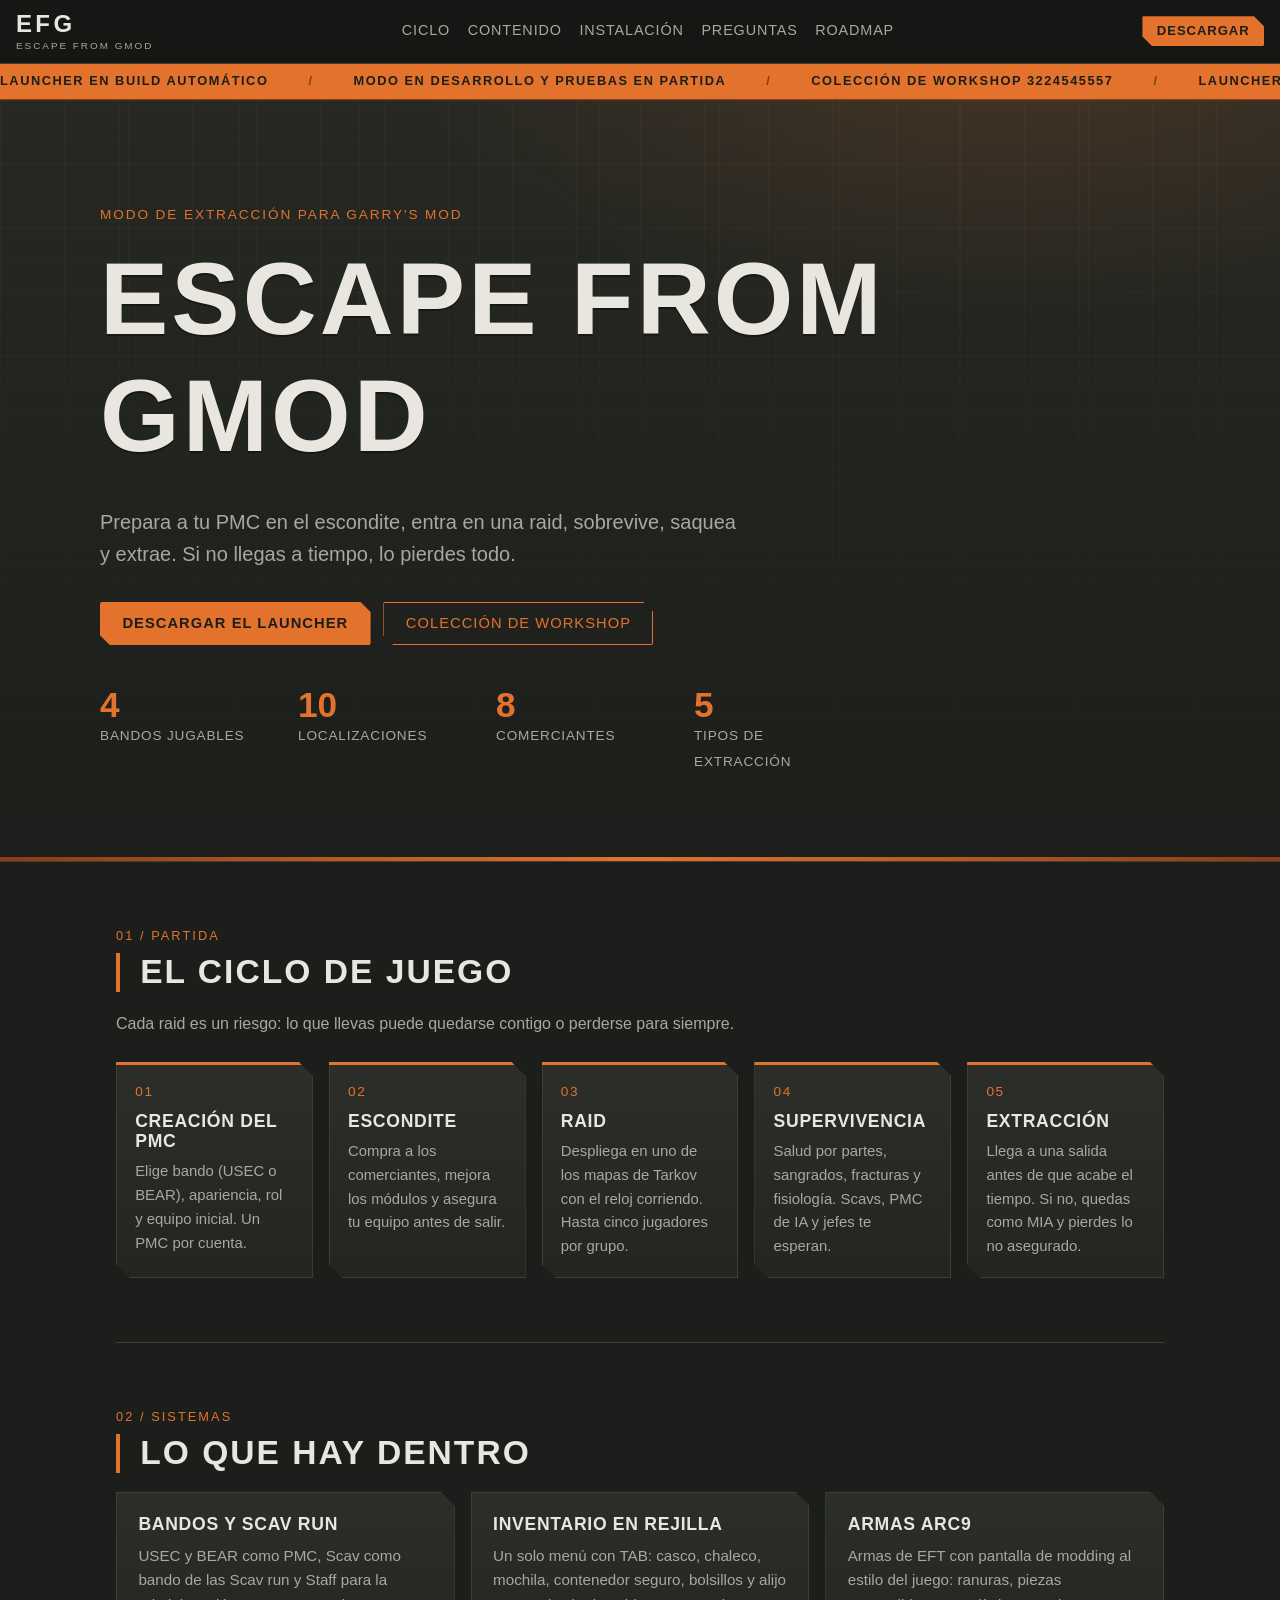
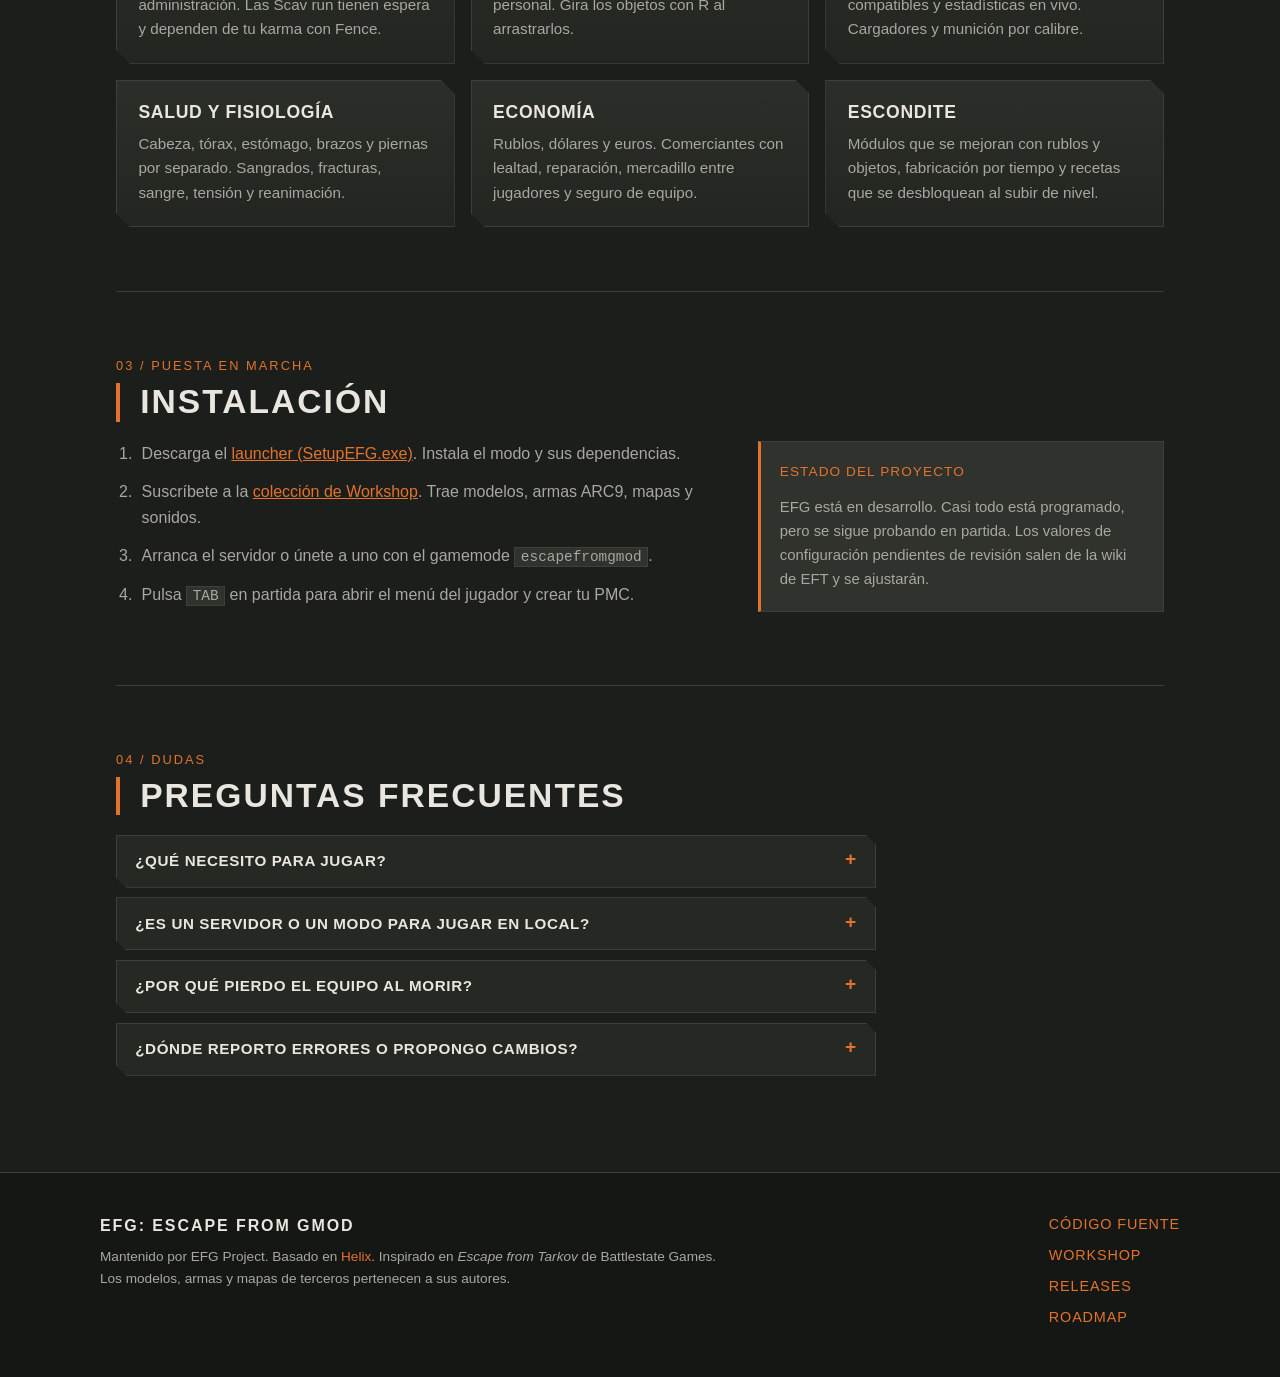
<file: index.html>
<!doctype html>
<html lang="es">
<head>
	<meta charset="utf-8">
	<meta name="viewport" content="width=device-width, initial-scale=1">
	<title>EFG: Escape from Gmod, modo de extracción para Garry's Mod</title>
	<meta name="description" content="EFG es un modo de extracción al estilo Escape from Tarkov para Garry's Mod, construido sobre Helix. Prepara tu PMC, entra en raid, saquea y extrae.">
	<meta name="theme-color" content="#1c1e1b">
	<meta name="robots" content="index, follow">
	<link rel="canonical" href="https://escapefromgmod.dpdns.org/">
	<link rel="icon" href="assets/favicon.svg" type="image/svg+xml">

	<meta property="og:type" content="website">
	<meta property="og:site_name" content="EFG: Escape from Gmod">
	<meta property="og:title" content="EFG: Escape from Gmod">
	<meta property="og:description" content="Modo de extracción al estilo Escape from Tarkov para Garry's Mod. Prepara tu PMC, sobrevive, saquea y extrae.">
	<meta property="og:url" content="https://escapefromgmod.dpdns.org/">
	<meta property="og:locale" content="es_ES">
	<meta name="twitter:card" content="summary">
	<meta name="twitter:title" content="EFG: Escape from Gmod">
	<meta name="twitter:description" content="Modo de extracción al estilo Escape from Tarkov para Garry's Mod.">

	<link rel="stylesheet" href="styles.css">
</head>
<body>
	<a class="skip" href="#contenido">Saltar al contenido</a>

	<header class="topbar">
		<a class="brand" href="#inicio" aria-label="EFG, inicio">EFG<span>Escape from Gmod</span></a>
		<nav class="menu" aria-label="Principal">
			<a href="#ciclo">Ciclo</a>
			<a href="#contenido-modo">Contenido</a>
			<a href="#instalacion">Instalación</a>
			<a href="#preguntas">Preguntas</a>
			<a href="roadmap.html">Roadmap</a>
		</nav>
		<a class="btn small" href="https://github.com/IosifStalin6773/EFG/releases/download/launcher-latest/SetupEFG.exe">Descargar</a>
	</header>

	<div class="ticker" role="status">
		<div class="ticker-track">
			<span>Launcher en build automático</span><span>Modo en desarrollo y pruebas en partida</span><span>Colección de Workshop 3224545557</span><span>Launcher en build automático</span><span>Modo en desarrollo y pruebas en partida</span><span>Colección de Workshop 3224545557</span>
		</div>
	</div>

	<section class="hero" id="inicio">
		<div class="hero-inner">
			<p class="kicker">Modo de extracción para Garry's Mod</p>
			<h1>Escape from Gmod</h1>
			<p class="lead">Prepara a tu PMC en el escondite, entra en una raid, sobrevive, saquea y extrae. Si no llegas a tiempo, lo pierdes todo.</p>
			<div class="actions">
				<a class="btn primary" href="https://github.com/IosifStalin6773/EFG/releases/download/launcher-latest/SetupEFG.exe">Descargar el launcher</a>
				<a class="btn" href="https://steamcommunity.com/sharedfiles/filedetails/?id=3224545557">Colección de Workshop</a>
			</div>
			<ul class="stats" aria-label="Datos del modo">
				<li><strong>4</strong><span>bandos jugables</span></li>
				<li><strong>10</strong><span>localizaciones</span></li>
				<li><strong>8</strong><span>comerciantes</span></li>
				<li><strong>5</strong><span>tipos de extracción</span></li>
			</ul>
		</div>
	</section>

	<main id="contenido">
		<section class="section" id="ciclo">
			<p class="eyebrow">01 / Partida</p>
			<h2>El ciclo de juego</h2>
			<p class="intro">Cada raid es un riesgo: lo que llevas puede quedarse contigo o perderse para siempre.</p>
			<ol class="cycle">
				<li>
					<span class="step">01</span>
					<h3>Creación del PMC</h3>
					<p>Elige bando (USEC o BEAR), apariencia, rol y equipo inicial. Un PMC por cuenta.</p>
				</li>
				<li>
					<span class="step">02</span>
					<h3>Escondite</h3>
					<p>Compra a los comerciantes, mejora los módulos y asegura tu equipo antes de salir.</p>
				</li>
				<li>
					<span class="step">03</span>
					<h3>Raid</h3>
					<p>Despliega en uno de los mapas de Tarkov con el reloj corriendo. Hasta cinco jugadores por grupo.</p>
				</li>
				<li>
					<span class="step">04</span>
					<h3>Supervivencia</h3>
					<p>Salud por partes, sangrados, fracturas y fisiología. Scavs, PMC de IA y jefes te esperan.</p>
				</li>
				<li>
					<span class="step">05</span>
					<h3>Extracción</h3>
					<p>Llega a una salida antes de que acabe el tiempo. Si no, quedas como MIA y pierdes lo no asegurado.</p>
				</li>
			</ol>
		</section>

		<section class="section" id="contenido-modo">
			<p class="eyebrow">02 / Sistemas</p>
			<h2>Lo que hay dentro</h2>
			<div class="grid">
				<article class="feature">
					<h3>Bandos y Scav run</h3>
					<p>USEC y BEAR como PMC, Scav como bando de las Scav run y Staff para la administración. Las Scav run tienen espera y dependen de tu karma con Fence.</p>
				</article>
				<article class="feature">
					<h3>Inventario en rejilla</h3>
					<p>Un solo menú con TAB: casco, chaleco, mochila, contenedor seguro, bolsillos y alijo personal. Gira los objetos con R al arrastrarlos.</p>
				</article>
				<article class="feature">
					<h3>Armas ARC9</h3>
					<p>Armas de EFT con pantalla de modding al estilo del juego: ranuras, piezas compatibles y estadísticas en vivo. Cargadores y munición por calibre.</p>
				</article>
				<article class="feature">
					<h3>Salud y fisiología</h3>
					<p>Cabeza, tórax, estómago, brazos y piernas por separado. Sangrados, fracturas, sangre, tensión y reanimación.</p>
				</article>
				<article class="feature">
					<h3>Economía</h3>
					<p>Rublos, dólares y euros. Comerciantes con lealtad, reparación, mercadillo entre jugadores y seguro de equipo.</p>
				</article>
				<article class="feature">
					<h3>Escondite</h3>
					<p>Módulos que se mejoran con rublos y objetos, fabricación por tiempo y recetas que se desbloquean al subir de nivel.</p>
				</article>
			</div>
		</section>

		<section class="section" id="instalacion">
			<p class="eyebrow">03 / Puesta en marcha</p>
			<h2>Instalación</h2>
			<div class="split">
				<ol class="steps">
					<li>Descarga el <a href="https://github.com/IosifStalin6773/EFG/releases/download/launcher-latest/SetupEFG.exe">launcher (SetupEFG.exe)</a>. Instala el modo y sus dependencias.</li>
					<li>Suscríbete a la <a href="https://steamcommunity.com/sharedfiles/filedetails/?id=3224545557">colección de Workshop</a>. Trae modelos, armas ARC9, mapas y sonidos.</li>
					<li>Arranca el servidor o únete a uno con el gamemode <code>escapefromgmod</code>.</li>
					<li>Pulsa <kbd>TAB</kbd> en partida para abrir el menú del jugador y crear tu PMC.</li>
				</ol>
				<aside class="note">
					<p class="note-title">Estado del proyecto</p>
					<p>EFG está en desarrollo. Casi todo está programado, pero se sigue probando en partida. Los valores de configuración pendientes de revisión salen de la wiki de EFT y se ajustarán.</p>
				</aside>
			</div>
		</section>

		<section class="section" id="preguntas">
			<p class="eyebrow">04 / Dudas</p>
			<h2>Preguntas frecuentes</h2>
			<div class="faq">
				<details>
					<summary>¿Qué necesito para jugar?</summary>
					<p>Garry's Mod con Helix en <code>garrysmod/gamemodes/helix</code>, el gamemode EFG y la colección de Workshop. Para la IA hace falta VJ Base, que todavía no está en la colección.</p>
				</details>
				<details>
					<summary>¿Es un servidor o un modo para jugar en local?</summary>
					<p>Funciona en un servidor dedicado o en un servidor de escucha. Los administradores tienen comandos para crear raids, zonas de IA, botín y comerciantes.</p>
				</details>
				<details>
					<summary>¿Por qué pierdo el equipo al morir?</summary>
					<p>Es el ciclo de EFT: lo que llevas se pierde salvo lo que aseguras y el contenedor seguro. Lo asegurado vuelve a tu alijo tras un tiempo.</p>
				</details>
				<details>
					<summary>¿Dónde reporto errores o propongo cambios?</summary>
					<p>En el <a href="https://github.com/IosifStalin6773/EFG/issues">repositorio del proyecto</a>. Las mejoras previstas están en la hoja de ruta del README.</p>
				</details>
			</div>
		</section>
	</main>

	<footer class="footer">
		<div class="footer-inner">
			<div>
				<p class="brand-foot">EFG: Escape from Gmod</p>
				<p class="muted">Mantenido por EFG Project. Basado en <a href="https://github.com/nebulouscloud/helix">Helix</a>. Inspirado en <em>Escape from Tarkov</em> de Battlestate Games. Los modelos, armas y mapas de terceros pertenecen a sus autores.</p>
			</div>
			<nav class="footer-links" aria-label="Enlaces">
				<a href="https://github.com/IosifStalin6773/EFG">Código fuente</a>
				<a href="https://steamcommunity.com/sharedfiles/filedetails/?id=3224545557">Workshop</a>
				<a href="https://github.com/IosifStalin6773/EFG/releases/tag/launcher-latest">Releases</a>
				<a href="roadmap.html">Roadmap</a>
			</nav>
		</div>
	</footer>
</body>
</html>
</file>
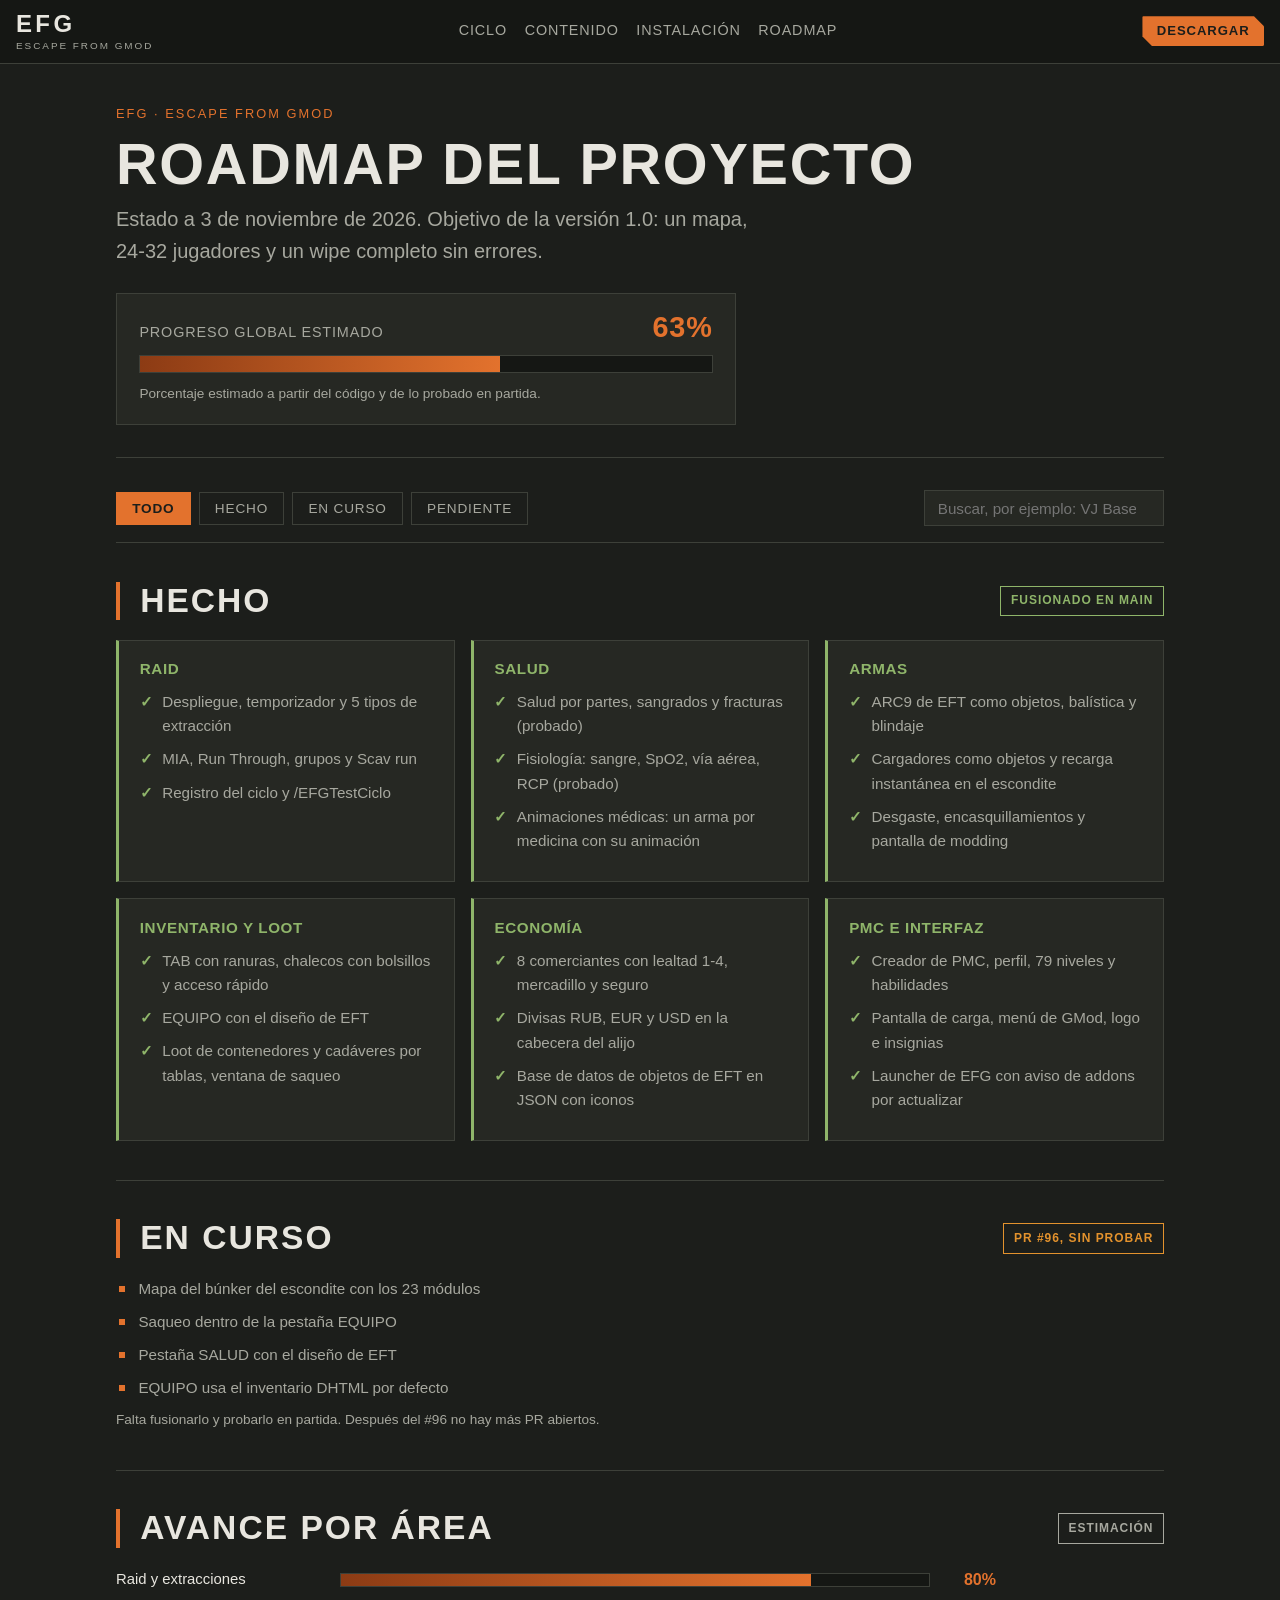
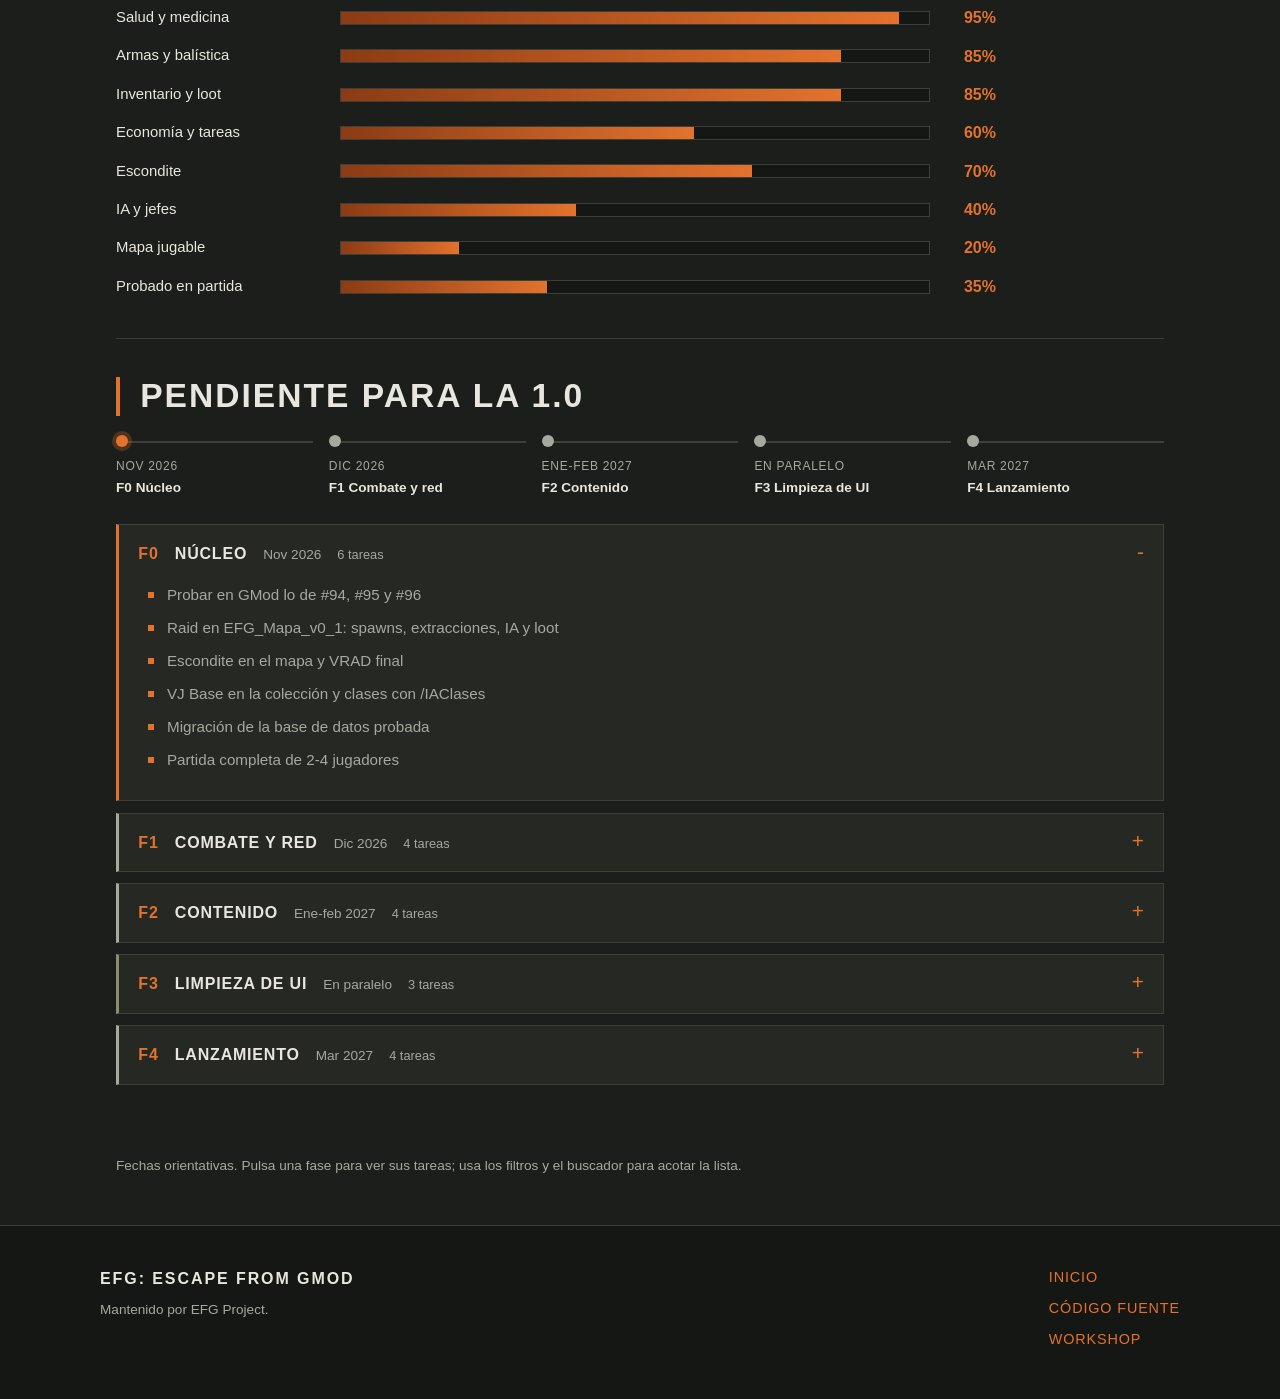
<file: roadmap.html>
<!doctype html>
<html lang="es">
<head>
	<meta charset="utf-8">
	<meta name="viewport" content="width=device-width, initial-scale=1">
	<title>Roadmap: EFG, Escape from Gmod</title>
	<meta name="description" content="Roadmap interactivo de EFG: lo hecho, lo que está en curso y lo que falta para la versión 1.0.">
	<meta name="theme-color" content="#1c1e1b">
	<link rel="canonical" href="https://escapefromgmod.dpdns.org/roadmap.html">
	<link rel="icon" href="assets/favicon.svg" type="image/svg+xml">
	<meta property="og:title" content="Roadmap de EFG">
	<meta property="og:description" content="Estado del proyecto y lo que falta para la versión 1.0.">
	<meta property="og:url" content="https://escapefromgmod.dpdns.org/roadmap.html">
	<meta property="og:type" content="website">
	<link rel="stylesheet" href="styles.css">
	<link rel="stylesheet" href="roadmap.css">
</head>
<body>
	<a class="skip" href="#contenido">Saltar al contenido</a>

	<header class="topbar">
		<a class="brand" href="index.html" aria-label="EFG, inicio">EFG<span>Escape from Gmod</span></a>
		<nav class="menu" aria-label="Principal">
			<a href="index.html#ciclo">Ciclo</a>
			<a href="index.html#contenido-modo">Contenido</a>
			<a href="index.html#instalacion">Instalación</a>
			<a href="roadmap.html" aria-current="page">Roadmap</a>
		</nav>
		<a class="btn small" href="https://github.com/IosifStalin6773/EFG/releases/download/launcher-latest/SetupEFG.exe">Descargar</a>
	</header>

	<main id="contenido" class="rm">
		<header class="rm-head">
			<p class="eyebrow">EFG · Escape from Gmod</p>
			<h1>Roadmap del proyecto</h1>
			<p class="lead">Estado a 3 de noviembre de 2026. Objetivo de la versión 1.0: un mapa, 24-32 jugadores y un wipe completo sin errores.</p>

			<div class="rm-overall" aria-label="Progreso global">
				<div class="rm-overall-top">
					<span>Progreso global estimado</span>
					<strong id="overall-pct">0%</strong>
				</div>
				<div class="bar bar-lg"><span id="overall-bar" style="width:0%"></span></div>
				<p class="muted small">Porcentaje estimado a partir del código y de lo probado en partida.</p>
			</div>
		</header>

		<section class="rm-controls" aria-label="Filtros">
			<div class="chips" role="group" aria-label="Filtrar por estado">
				<button class="chip is-on" data-filter="all" type="button">Todo</button>
				<button class="chip" data-filter="done" type="button">Hecho</button>
				<button class="chip" data-filter="wip" type="button">En curso</button>
				<button class="chip" data-filter="todo" type="button">Pendiente</button>
			</div>
			<label class="search">
				<span class="sr-only">Buscar en el roadmap</span>
				<input id="search" type="search" placeholder="Buscar, por ejemplo: VJ Base" autocomplete="off">
			</label>
		</section>

		<section class="rm-section" aria-labelledby="h-done">
			<div class="rm-section-head">
				<h2 id="h-done">Hecho</h2>
				<span class="tag tag-done">Fusionado en main</span>
			</div>
			<div class="areas" id="areas-done"></div>
		</section>

		<section class="rm-section" aria-labelledby="h-wip">
			<div class="rm-section-head">
				<h2 id="h-wip">En curso</h2>
				<span class="tag tag-wip">PR #96, sin probar</span>
			</div>
			<ul class="items" id="items-wip"></ul>
			<p class="muted small">Falta fusionarlo y probarlo en partida. Después del #96 no hay más PR abiertos.</p>
		</section>

		<section class="rm-section" aria-labelledby="h-areas">
			<div class="rm-section-head">
				<h2 id="h-areas">Avance por área</h2>
				<span class="tag tag-est">Estimación</span>
			</div>
			<div class="bars" id="bars"></div>
		</section>

		<section class="rm-section" aria-labelledby="h-plan">
			<div class="rm-section-head">
				<h2 id="h-plan">Pendiente para la 1.0</h2>
			</div>
			<ol class="timeline" id="timeline" aria-label="Fases"></ol>
			<div class="phases" id="phases"></div>
		</section>

		<p class="muted small rm-foot">Fechas orientativas. Pulsa una fase para ver sus tareas; usa los filtros y el buscador para acotar la lista.</p>
	</main>

	<footer class="footer">
		<div class="footer-inner">
			<div>
				<p class="brand-foot">EFG: Escape from Gmod</p>
				<p class="muted">Mantenido por EFG Project.</p>
			</div>
			<nav class="footer-links" aria-label="Enlaces">
				<a href="index.html">Inicio</a>
				<a href="https://github.com/IosifStalin6773/EFG">Código fuente</a>
				<a href="https://steamcommunity.com/sharedfiles/filedetails/?id=3224545557">Workshop</a>
			</nav>
		</div>
	</footer>

	<script src="roadmap.js"></script>
</body>
</html>
</file>
<file: styles.css>
:root {
	--efg-bg: #1c1e1b;
	--efg-bg-deep: #151714;
	--efg-panel: #262823;
	--efg-panel-2: #2f322d;
	--efg-line: #3d4039;
	--efg-text: #e8e6df;
	--efg-muted: #a7a89f;
	--efg-accent: #e3722d;
	--efg-accent-hi: #f0844a;
	--efg-accent-dark: #8c3b14;
	--efg-font: "Bender", "Segoe UI", Arial, Helvetica, sans-serif;
	--efg-radius: 2px;
}

* {
	box-sizing: border-box;
}

html {
	scroll-behavior: smooth;
	-webkit-text-size-adjust: 100%;
}

body {
	margin: 0;
	background: var(--efg-bg);
	color: var(--efg-text);
	font-family: var(--efg-font);
	font-size: 16px;
	line-height: 1.6;
	-webkit-font-smoothing: antialiased;
}

a {
	color: var(--efg-accent);
	text-decoration: none;
}

a:hover {
	text-decoration: underline;
}

a:focus-visible,
summary:focus-visible {
	outline: 2px solid var(--efg-accent-hi);
	outline-offset: 3px;
}

h1,
h2,
h3 {
	line-height: 1.15;
	margin: 0 0 0.5em;
}

h1 {
	font-size: clamp(2.6rem, 8vw, 5.4rem);
	text-transform: uppercase;
	letter-spacing: 0.03em;
	margin-bottom: 0.3em;
}

h2 {
	font-size: clamp(1.5rem, 4vw, 2.1rem);
	text-transform: uppercase;
	letter-spacing: 0.06em;
	border-left: 4px solid var(--efg-accent);
	padding-left: 0.6em;
	margin-bottom: 1.2rem;
}

h3 {
	font-size: 1.1rem;
	text-transform: uppercase;
	letter-spacing: 0.04em;
}

p {
	margin: 0 0 1em;
}

code,
kbd {
	font-family: Consolas, "Courier New", monospace;
	background: var(--efg-panel-2);
	border: 1px solid var(--efg-line);
	padding: 0.05rem 0.35rem;
	font-size: 0.9em;
}

.skip {
	position: absolute;
	left: -999px;
	top: 0;
	background: var(--efg-accent);
	color: #1c1e1b;
	padding: 0.5rem 1rem;
	z-index: 100;
}

.skip:focus {
	left: 16px;
	top: 12px;
}

/* Barra superior */

.topbar {
	position: sticky;
	top: 0;
	z-index: 10;
	display: flex;
	align-items: center;
	justify-content: space-between;
	flex-wrap: wrap;
	gap: 0.6rem 1.2rem;
	padding: 0.75rem 16px;
	background: rgba(21, 23, 20, 0.92);
	backdrop-filter: blur(6px);
	border-bottom: 1px solid var(--efg-line);
}

.brand {
	display: flex;
	flex-direction: column;
	color: var(--efg-text);
	line-height: 1;
}

.brand:hover {
	text-decoration: none;
}

.brand {
	font-size: 1.5rem;
	font-weight: bold;
	letter-spacing: 0.14em;
}

.brand span {
	font-size: 0.62rem;
	font-weight: normal;
	letter-spacing: 0.2em;
	text-transform: uppercase;
	color: var(--efg-muted);
	margin-top: 0.3rem;
}

.menu {
	display: flex;
	flex-wrap: wrap;
	gap: 0.25rem 1.1rem;
}

.menu a {
	color: var(--efg-muted);
	font-size: 0.9rem;
	text-transform: uppercase;
	letter-spacing: 0.06em;
	padding: 0.2rem 0;
	border-bottom: 2px solid transparent;
}

.menu a:hover {
	color: var(--efg-text);
	border-bottom-color: var(--efg-accent);
	text-decoration: none;
}

/* Portada */

.hero {
	position: relative;
	padding: 6.5rem 16px 5.5rem;
	background:
		radial-gradient(900px 420px at 80% -10%, rgba(227, 114, 45, 0.18), transparent 70%),
		linear-gradient(180deg, transparent 0%, var(--efg-bg) 100%),
		repeating-linear-gradient(90deg, transparent 0 119px, rgba(227, 114, 45, 0.05) 119px 120px),
		var(--efg-panel);
	border-bottom: 1px solid var(--efg-line);
	overflow: hidden;
}

.hero::after {
	content: "";
	position: absolute;
	left: 0;
	right: 0;
	bottom: 0;
	height: 4px;
	background: linear-gradient(90deg, var(--efg-accent-dark), var(--efg-accent), var(--efg-accent-dark));
}

.hero-inner,
main,
.footer-inner {
	max-width: 1080px;
	margin: 0 auto;
}

.kicker {
	color: var(--efg-accent);
	text-transform: uppercase;
	letter-spacing: 0.14em;
	font-size: 0.85rem;
	margin-bottom: 0.9rem;
}

.lead {
	font-size: clamp(1.05rem, 2.2vw, 1.25rem);
	color: var(--efg-muted);
	max-width: 40rem;
	margin-bottom: 0;
}

.actions {
	display: flex;
	flex-wrap: wrap;
	gap: 0.8rem;
	margin: 2rem 0 2.6rem;
}

.btn {
	display: inline-block;
	padding: 0.8rem 1.4rem;
	border: 1px solid var(--efg-accent);
	color: var(--efg-accent);
	text-transform: uppercase;
	letter-spacing: 0.07em;
	font-size: 0.92rem;
	line-height: 1.2;
	border-radius: var(--efg-radius);
	transition: background 0.15s, color 0.15s, border-color 0.15s;
}

.btn:hover {
	background: rgba(227, 114, 45, 0.14);
	text-decoration: none;
}

.btn.primary {
	background: var(--efg-accent);
	color: #1c1e1b;
	font-weight: bold;
}

.btn.primary:hover {
	background: var(--efg-accent-hi);
	border-color: var(--efg-accent-hi);
}

.btn.small {
	padding: 0.45rem 0.9rem;
	font-size: 0.82rem;
	background: var(--efg-accent);
	color: #1c1e1b;
	font-weight: bold;
	border-color: var(--efg-accent);
}

.btn.small:hover {
	background: var(--efg-accent-hi);
	border-color: var(--efg-accent-hi);
}

.stats {
	list-style: none;
	margin: 0;
	padding: 1.2rem 0 0;
	border-top: 1px solid var(--efg-line);
	display: grid;
	grid-template-columns: repeat(auto-fit, minmax(150px, 1fr));
	gap: 1rem 2rem;
	max-width: 760px;
}

.stats strong {
	display: block;
	font-size: 2.2rem;
	color: var(--efg-accent);
	line-height: 1;
}

.stats span {
	color: var(--efg-muted);
	font-size: 0.85rem;
	text-transform: uppercase;
	letter-spacing: 0.06em;
}

/* Secciones */

main {
	padding: 0 16px;
}

.section {
	padding: 4rem 0;
	border-bottom: 1px solid var(--efg-line);
}

.section:last-of-type {
	border-bottom: none;
}

.intro {
	color: var(--efg-muted);
	max-width: 40rem;
	margin-bottom: 1.6rem;
}

.cycle {
	list-style: none;
	padding: 0;
	margin: 0;
	display: grid;
	grid-template-columns: repeat(auto-fit, minmax(190px, 1fr));
	gap: 1rem;
	counter-reset: none;
}

.cycle li {
	background: var(--efg-panel);
	border: 1px solid var(--efg-line);
	border-top: 3px solid var(--efg-accent);
	padding: 1.2rem;
	transition: transform 0.15s, border-color 0.15s;
}

.cycle li:hover {
	transform: translateY(-2px);
	border-color: var(--efg-accent);
	border-top-color: var(--efg-accent);
}

.step {
	display: block;
	color: var(--efg-accent);
	font-size: 0.85rem;
	letter-spacing: 0.12em;
	margin-bottom: 0.5rem;
}

.cycle p {
	color: var(--efg-muted);
	font-size: 0.93rem;
	margin: 0;
}

.grid {
	display: grid;
	grid-template-columns: repeat(auto-fit, minmax(260px, 1fr));
	gap: 1rem;
}

.feature {
	background: var(--efg-panel);
	border: 1px solid var(--efg-line);
	padding: 1.4rem;
}

.feature h3 {
	color: var(--efg-text);
	margin-bottom: 0.6rem;
}

.feature p {
	color: var(--efg-muted);
	font-size: 0.95rem;
	margin: 0;
}

.split {
	display: grid;
	grid-template-columns: 1.5fr 1fr;
	gap: 2rem;
	align-items: start;
}

.steps {
	padding-left: 1.3rem;
	margin: 0;
	color: var(--efg-muted);
}

.steps li {
	margin-bottom: 0.8rem;
	padding-left: 0.3rem;
}

.steps a {
	text-decoration: underline;
}

.note {
	background: var(--efg-panel-2);
	border: 1px solid var(--efg-line);
	border-left: 3px solid var(--efg-accent);
	padding: 1.2rem;
}

.note-title {
	color: var(--efg-accent);
	text-transform: uppercase;
	letter-spacing: 0.08em;
	font-size: 0.85rem;
}

.note p:last-child {
	margin: 0;
	color: var(--efg-muted);
	font-size: 0.93rem;
}

/* Preguntas frecuentes */

.faq {
	display: grid;
	gap: 0.6rem;
	max-width: 760px;
}

.faq details {
	background: var(--efg-panel);
	border: 1px solid var(--efg-line);
	padding: 0.9rem 1.2rem;
}

.faq details[open] {
	border-color: var(--efg-accent-dark);
}

.faq summary {
	cursor: pointer;
	font-weight: bold;
	text-transform: uppercase;
	letter-spacing: 0.04em;
	font-size: 0.95rem;
	list-style: none;
}

.faq summary::-webkit-details-marker {
	display: none;
}

.faq summary::after {
	content: "+";
	float: right;
	color: var(--efg-accent);
	font-size: 1.2rem;
	line-height: 1;
}

.faq details[open] summary::after {
	content: "-";
}

.faq p {
	color: var(--efg-muted);
	font-size: 0.95rem;
	margin: 0.7rem 0 0.2rem;
}

/* Pie */

.footer {
	background: var(--efg-bg-deep);
	border-top: 1px solid var(--efg-line);
	padding: 2.5rem 16px 3rem;
	margin-top: 2rem;
}

.footer-inner {
	display: flex;
	flex-wrap: wrap;
	justify-content: space-between;
	gap: 1.5rem 3rem;
}

.footer-inner > div {
	max-width: 620px;
}

.brand-foot {
	color: var(--efg-text);
	text-transform: uppercase;
	letter-spacing: 0.12em;
	font-weight: bold;
	margin-bottom: 0.5rem;
}

.muted {
	color: var(--efg-muted);
	font-size: 0.85rem;
	margin: 0;
}

.footer-links {
	display: flex;
	flex-direction: column;
	gap: 0.5rem;
}

.footer-links a {
	text-transform: uppercase;
	letter-spacing: 0.06em;
	font-size: 0.9rem;
}

/* Responsive */

@media (max-width: 860px) {
	.split {
		grid-template-columns: 1fr;
	}
}

@media (max-width: 720px) {
	.topbar {
		padding: 0.7rem 16px;
	}

	.menu {
		order: 3;
		width: 100%;
		gap: 0.2rem 0.9rem;
	}

	.menu a {
		font-size: 0.82rem;
	}

	.hero {
		padding: 4.5rem 16px 4rem;
	}

	.section {
		padding: 3rem 0;
	}

	.stats strong {
		font-size: 1.8rem;
	}
}

@media (prefers-reduced-motion: reduce) {
	html {
		scroll-behavior: auto;
	}

	*,
	*::before,
	*::after {
		transition: none !important;
	}
}

/* Rediseño 2: portada más fuerte, cintillo y bloques con esquinas */

.ticker {
	background: var(--efg-accent);
	color: #1c1e1b;
	overflow: hidden;
	white-space: nowrap;
	border-bottom: 1px solid var(--efg-accent-dark);
}

.ticker-track {
	display: inline-flex;
	gap: 2.5rem;
	padding: 0.45rem 0;
	animation: efg-ticker 38s linear infinite;
	font-size: 0.8rem;
	text-transform: uppercase;
	letter-spacing: 0.12em;
	font-weight: bold;
}

.ticker-track span::after {
	content: "/";
	margin-left: 2.5rem;
	opacity: 0.55;
}

@keyframes efg-ticker {
	from { transform: translateX(0); }
	to { transform: translateX(-50%); }
}

.hero {
	padding-bottom: 5.5rem;
}

.hero::before {
	content: "";
	position: absolute;
	inset: 0;
	background-image:
		linear-gradient(rgba(227, 114, 45, 0.07) 1px, transparent 1px),
		linear-gradient(90deg, rgba(227, 114, 45, 0.07) 1px, transparent 1px);
	background-size: 64px 64px;
	mask-image: linear-gradient(180deg, #000 0%, transparent 85%);
	-webkit-mask-image: linear-gradient(180deg, #000 0%, transparent 85%);
	pointer-events: none;
}

.hero-inner {
	position: relative;
}

.hero h1 {
	font-size: clamp(2.8rem, 9vw, 6.4rem);
	text-shadow: 0 2px 0 rgba(0, 0, 0, 0.35);
}

.eyebrow {
	color: var(--efg-accent);
	font-size: 0.8rem;
	text-transform: uppercase;
	letter-spacing: 0.16em;
	margin-bottom: 0.4rem;
}

.section h2 {
	margin-top: 0;
}

.feature,
.cycle li {
	position: relative;
	clip-path: polygon(0 0, calc(100% - 14px) 0, 100% 14px, 100% 100%, 14px 100%, 0 calc(100% - 14px));
	border: none;
	background: linear-gradient(180deg, #2c2f29, #232520);
	box-shadow: inset 0 0 0 1px var(--efg-line);
}

.cycle li {
	border-top: none;
}

.cycle li::before {
	content: "";
	position: absolute;
	left: 0;
	top: 0;
	width: 100%;
	height: 3px;
	background: var(--efg-accent);
}

.feature:hover,
.cycle li:hover {
	box-shadow: inset 0 0 0 1px var(--efg-accent);
}

.btn {
	clip-path: polygon(0 0, calc(100% - 10px) 0, 100% 10px, 100% 100%, 10px 100%, 0 calc(100% - 10px));
	border: none;
	box-shadow: inset 0 0 0 1px var(--efg-accent);
}

.btn.primary {
	box-shadow: none;
}

.stats {
	border-top: none;
	padding-top: 0;
}

.section {
	position: relative;
}

.faq details {
	clip-path: polygon(0 0, calc(100% - 10px) 0, 100% 10px, 100% 100%, 10px 100%, 0 calc(100% - 10px));
	border: none;
	box-shadow: inset 0 0 0 1px var(--efg-line);
}

@media (max-width: 720px) {
	.hero {
		padding-bottom: 4rem;
	}
}

@media (prefers-reduced-motion: reduce) {
	.ticker-track {
		animation: none;
	}
}
</file>
<file: roadmap.css>
/* Roadmap: estilos propios de la página. Reutiliza las variables de styles.css. */

.sr-only {
	position: absolute;
	width: 1px;
	height: 1px;
	overflow: hidden;
	clip: rect(0 0 0 0);
	white-space: nowrap;
}

.rm {
	padding-top: 2.5rem;
}

.rm-head {
	padding-bottom: 2rem;
	border-bottom: 1px solid var(--efg-line);
	margin-bottom: 2rem;
}

.rm-head h1 {
	font-size: clamp(2.2rem, 6vw, 3.6rem);
	text-transform: uppercase;
	letter-spacing: 0.03em;
	margin-bottom: 0.4rem;
}

.rm-head .lead {
	margin-bottom: 1.6rem;
}

.eyebrow {
	color: var(--efg-accent);
	font-size: 0.8rem;
	text-transform: uppercase;
	letter-spacing: 0.16em;
	margin-bottom: 0.4rem;
}

.small {
	font-size: 0.85rem;
}

.rm-overall {
	background: var(--efg-panel);
	border: 1px solid var(--efg-line);
	padding: 1.2rem 1.4rem;
	max-width: 620px;
}

.rm-overall-top {
	display: flex;
	justify-content: space-between;
	align-items: baseline;
	text-transform: uppercase;
	letter-spacing: 0.06em;
	font-size: 0.9rem;
	color: var(--efg-muted);
	margin-bottom: 0.7rem;
}

.rm-overall-top strong {
	color: var(--efg-accent);
	font-size: 1.8rem;
	line-height: 1;
}

.rm-controls {
	display: flex;
	flex-wrap: wrap;
	gap: 0.8rem 1.2rem;
	justify-content: space-between;
	align-items: center;
	margin-bottom: 1rem;
}

.chips {
	display: flex;
	flex-wrap: wrap;
	gap: 0.5rem;
}

.chip {
	font-family: var(--efg-font);
	background: transparent;
	color: var(--efg-muted);
	border: 1px solid var(--efg-line);
	padding: 0.5rem 0.95rem;
	font-size: 0.85rem;
	text-transform: uppercase;
	letter-spacing: 0.06em;
	cursor: pointer;
}

.chip:hover {
	color: var(--efg-text);
	border-color: var(--efg-muted);
}

.chip.is-on {
	background: var(--efg-accent);
	border-color: var(--efg-accent);
	color: #1c1e1b;
	font-weight: bold;
}

.search input {
	font-family: var(--efg-font);
	background: var(--efg-panel);
	color: var(--efg-text);
	border: 1px solid var(--efg-line);
	padding: 0.55rem 0.8rem;
	font-size: 0.95rem;
	min-width: 240px;
}

.search input:focus {
	outline: 2px solid var(--efg-accent);
	outline-offset: 1px;
}

.rm-section {
	padding: 2.4rem 0;
	border-top: 1px solid var(--efg-line);
}

.rm-section-head {
	display: flex;
	align-items: center;
	justify-content: space-between;
	gap: 1rem;
	flex-wrap: wrap;
	margin-bottom: 1.2rem;
}

.rm-section-head h2 {
	margin: 0;
}

.tag {
	font-size: 0.75rem;
	text-transform: uppercase;
	letter-spacing: 0.08em;
	padding: 0.3rem 0.6rem;
	border: 1px solid currentColor;
	font-weight: bold;
}

.tag-done {
	color: #8fb56a;
}

.tag-wip {
	color: #e3922d;
}

.tag-est {
	color: var(--efg-muted);
}

.areas {
	display: grid;
	grid-template-columns: repeat(auto-fit, minmax(280px, 1fr));
	gap: 1rem;
}

.area {
	background: var(--efg-panel);
	border: 1px solid var(--efg-line);
	border-left: 3px solid #8fb56a;
	padding: 1.2rem 1.3rem;
}

.area h3 {
	color: #8fb56a;
	font-size: 0.95rem;
	margin-bottom: 0.8rem;
}

.checks,
.items {
	list-style: none;
	margin: 0;
	padding: 0;
}

.checks li,
.items li {
	position: relative;
	padding-left: 1.4rem;
	margin-bottom: 0.55rem;
	color: var(--efg-muted);
	font-size: 0.95rem;
}

.checks li::before {
	content: "\2713";
	position: absolute;
	left: 0;
	color: #8fb56a;
	font-weight: bold;
}

.items li::before {
	content: "";
	position: absolute;
	left: 0.2rem;
	top: 0.6em;
	width: 6px;
	height: 6px;
	background: var(--efg-accent);
}

.items li.muted {
	padding-left: 0;
}

.items li.muted::before {
	display: none;
}

.bars {
	display: grid;
	gap: 0.8rem;
	max-width: 880px;
}

.bar-row {
	display: grid;
	grid-template-columns: minmax(150px, 210px) 1fr 52px;
	gap: 0.9rem;
	align-items: center;
}

.bar-name {
	color: var(--efg-text);
	font-size: 0.93rem;
}

.bar-val {
	text-align: right;
	color: var(--efg-accent);
	font-weight: bold;
}

.bar {
	position: relative;
	height: 14px;
	background: var(--efg-bg-deep);
	border: 1px solid var(--efg-line);
	overflow: hidden;
}

.bar > span {
	display: block;
	height: 100%;
	background: linear-gradient(90deg, var(--efg-accent-dark), var(--efg-accent));
	transition: width 0.6s ease;
}

.bar-lg {
	height: 18px;
	margin-bottom: 0.6rem;
}

.timeline {
	list-style: none;
	margin: 0 0 1.6rem;
	padding: 0;
	display: grid;
	grid-template-columns: repeat(auto-fit, minmax(150px, 1fr));
	gap: 0.4rem 1rem;
	position: relative;
}

.tl {
	position: relative;
	padding-top: 1.4rem;
	font-size: 0.85rem;
}

.tl::before {
	content: "";
	position: absolute;
	left: 0;
	right: 0;
	top: 6px;
	height: 2px;
	background: var(--efg-line);
}

.tl-dot {
	position: absolute;
	left: 0;
	top: 0;
	width: 12px;
	height: 12px;
	border-radius: 50%;
	background: var(--efg-muted);
}

.tl-next .tl-dot {
	background: var(--efg-accent);
	box-shadow: 0 0 0 4px rgba(227, 114, 45, 0.25);
}

.tl-when {
	display: block;
	color: var(--efg-muted);
	text-transform: uppercase;
	letter-spacing: 0.06em;
	font-size: 0.75rem;
}

.tl-name {
	display: block;
	color: var(--efg-text);
	font-weight: bold;
}

.phases {
	display: grid;
	gap: 0.7rem;
}

.phase {
	background: var(--efg-panel);
	border: 1px solid var(--efg-line);
	border-left: 3px solid var(--efg-muted);
}

.phase-next {
	border-left-color: var(--efg-accent);
}

.phase-parallel {
	border-left-color: #8c8c6e;
}

.phase summary {
	cursor: pointer;
	display: flex;
	flex-wrap: wrap;
	align-items: baseline;
	gap: 0.3rem 1rem;
	padding: 1rem 1.2rem;
	list-style: none;
}

.phase summary::-webkit-details-marker {
	display: none;
}

.phase summary::after {
	content: "+";
	margin-left: auto;
	color: var(--efg-accent);
	font-size: 1.3rem;
	line-height: 1;
}

.phase[open] summary::after {
	content: "-";
}

.phase summary:focus-visible {
	outline: 2px solid var(--efg-accent-hi);
	outline-offset: -2px;
}

.phase-id {
	color: var(--efg-accent);
	font-weight: bold;
	letter-spacing: 0.06em;
}

.phase-title {
	text-transform: uppercase;
	letter-spacing: 0.05em;
	font-weight: bold;
}

.phase-when {
	color: var(--efg-muted);
	font-size: 0.85rem;
}

.phase-count {
	color: var(--efg-muted);
	font-size: 0.8rem;
	margin-left: 0;
}

.phase > .items {
	padding: 0 1.2rem 1.2rem 1.6rem;
}

.rm-foot {
	margin-top: 2rem;
	padding-bottom: 1rem;
}

.muted {
	color: var(--efg-muted);
}

@media (max-width: 720px) {
	.bar-row {
		grid-template-columns: 1fr 44px;
	}

	.bar-name {
		grid-column: 1 / -1;
	}

	.search input {
		min-width: 0;
		width: 100%;
	}

	.rm-controls {
		flex-direction: column;
		align-items: stretch;
	}
}

@media (prefers-reduced-motion: reduce) {
	.bar > span {
		transition: none;
	}
}
</file>
